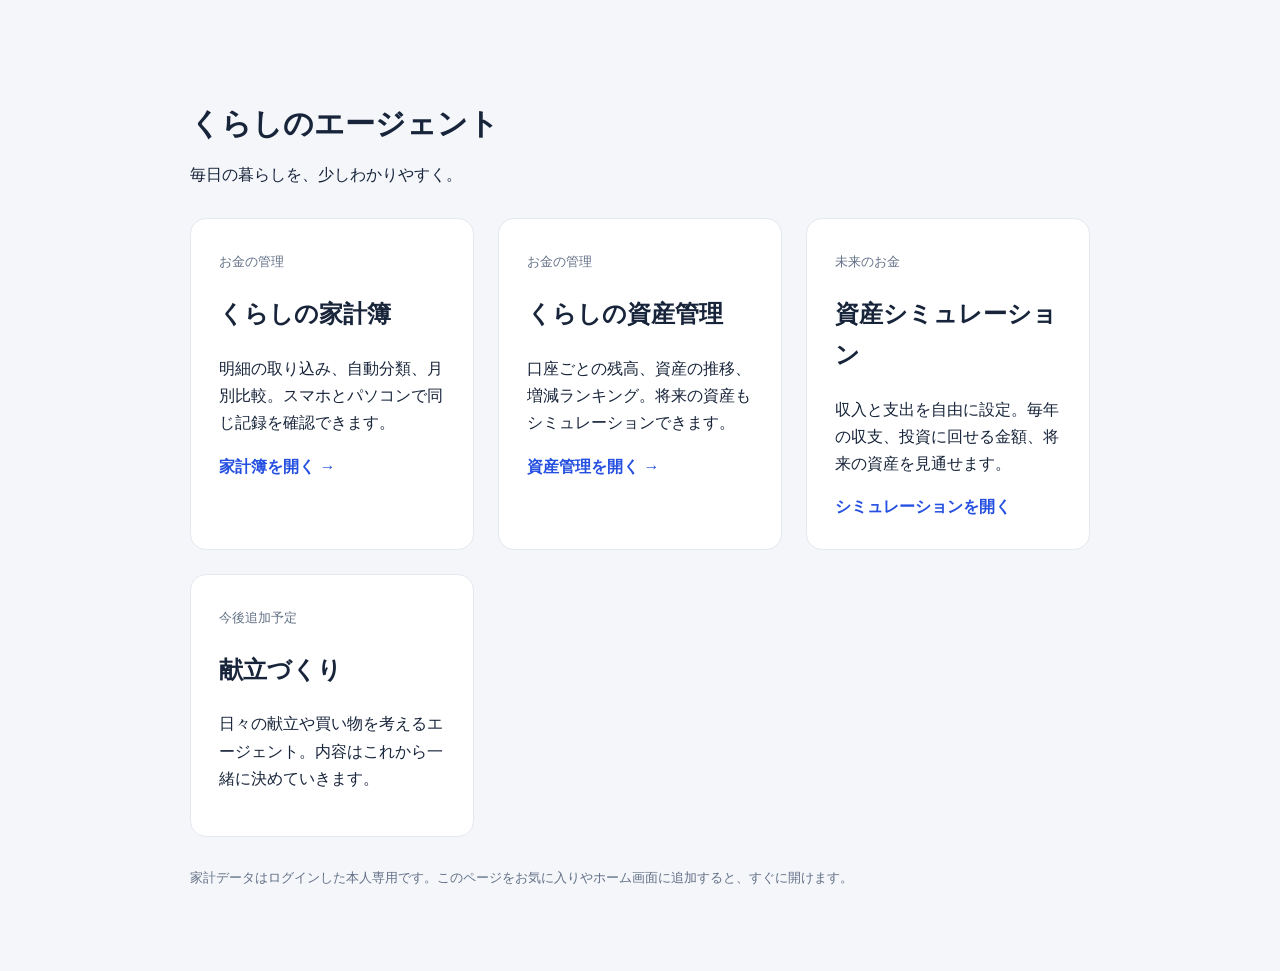
<file: index.html>
<!doctype html><html lang="ja"><meta charset="utf-8"><meta name="viewport" content="width=device-width,initial-scale=1"><title>くらしのエージェント</title><style>body{font-family:-apple-system,BlinkMacSystemFont,'Hiragino Kaku Gothic ProN',sans-serif;margin:0;background:#f4f6fa;color:#17243a}main{max-width:900px;margin:60px auto;padding:24px}h1{font-size:30px}.cards{display:grid;grid-template-columns:repeat(auto-fit,minmax(250px,1fr));gap:24px;margin-top:32px}.card{background:white;border:1px solid #e3e8f0;border-radius:16px;padding:28px;color:inherit;text-decoration:none;line-height:1.7}a.card:hover{border-color:#244fe0}.tag{font-size:13px;color:#627086}.action{color:#244fe0;font-weight:bold}footer{color:#627086;font-size:13px;margin-top:32px}</style><main><h1>くらしのエージェント</h1><p>毎日の暮らしを、少しわかりやすく。</p><div class="cards"><a class="card" href="./household.html"><span class="tag">お金の管理</span><h2>くらしの家計簿</h2><p>明細の取り込み、自動分類、月別比較。スマホとパソコンで同じ記録を確認できます。</p><span class="action">家計簿を開く →</span></a><a class="card" href="./assets.html"><span class="tag">お金の管理</span><h2>くらしの資産管理</h2><p>口座ごとの残高、資産の推移、増減ランキング。将来の資産もシミュレーションできます。</p><span class="action">資産管理を開く →</span></a><a class="card" href="./simulation.html"><span class="tag">未来のお金</span><h2>資産シミュレーション</h2><p>収入と支出を自由に設定。毎年の収支、投資に回せる金額、将来の資産を見通せます。</p><span class="action">シミュレーションを開く</span></a><section class="card"><span class="tag">今後追加予定</span><h2>献立づくり</h2><p>日々の献立や買い物を考えるエージェント。内容はこれから一緒に決めていきます。</p></section></div><footer>家計データはログインした本人専用です。このページをお気に入りやホーム画面に追加すると、すぐに開けます。</footer></main></html>
</file>
